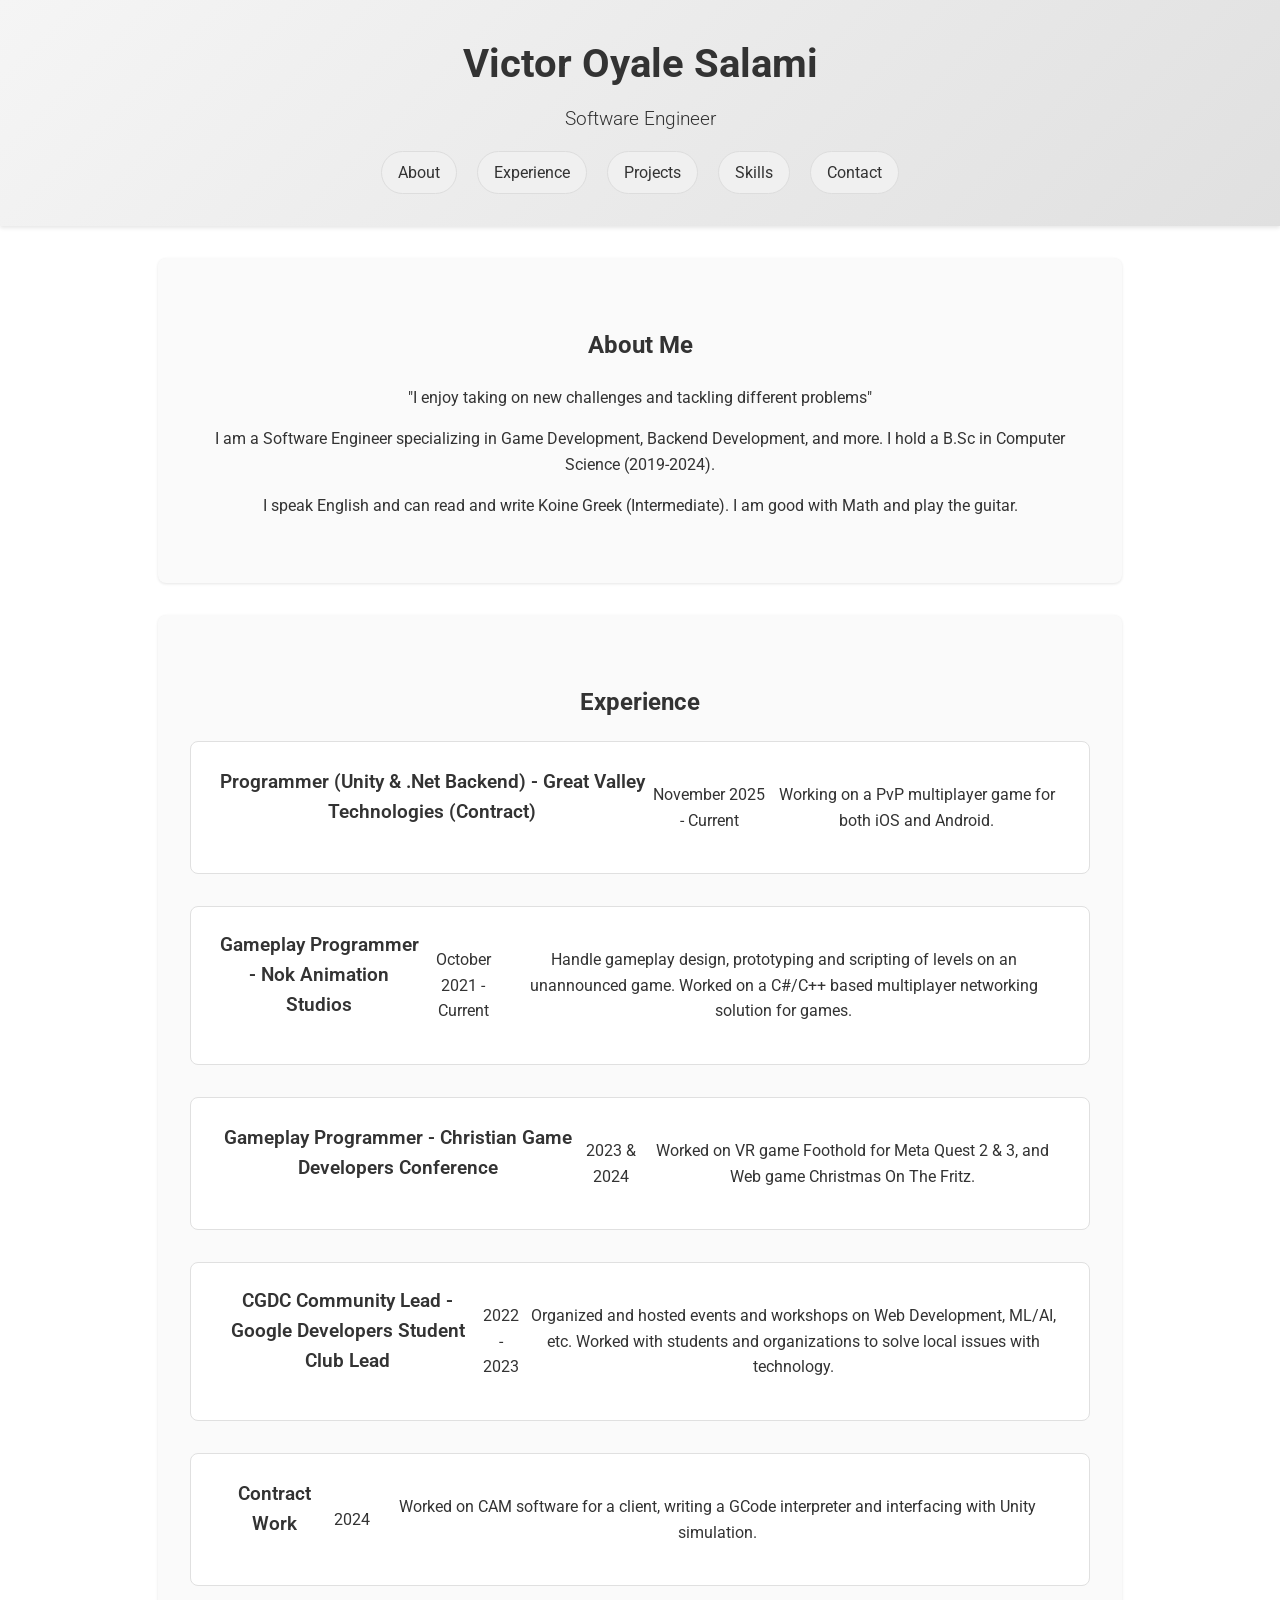
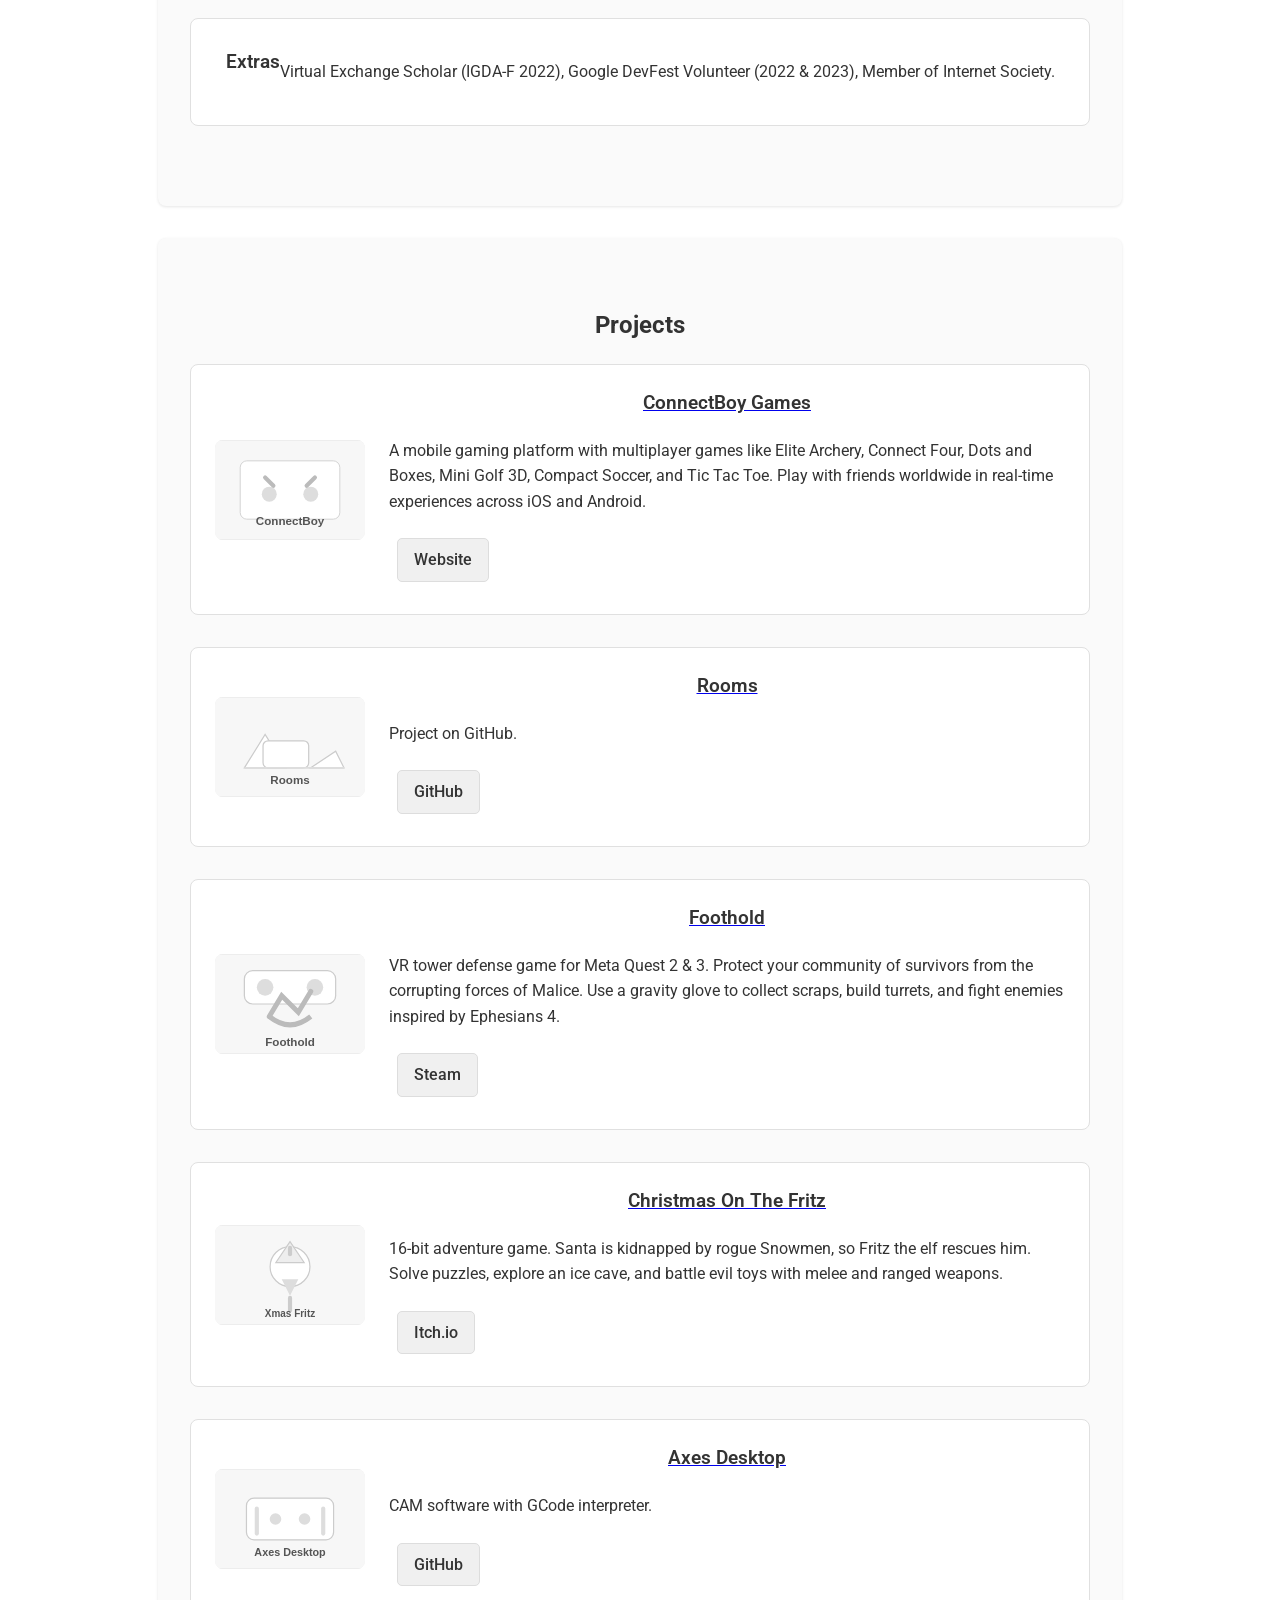
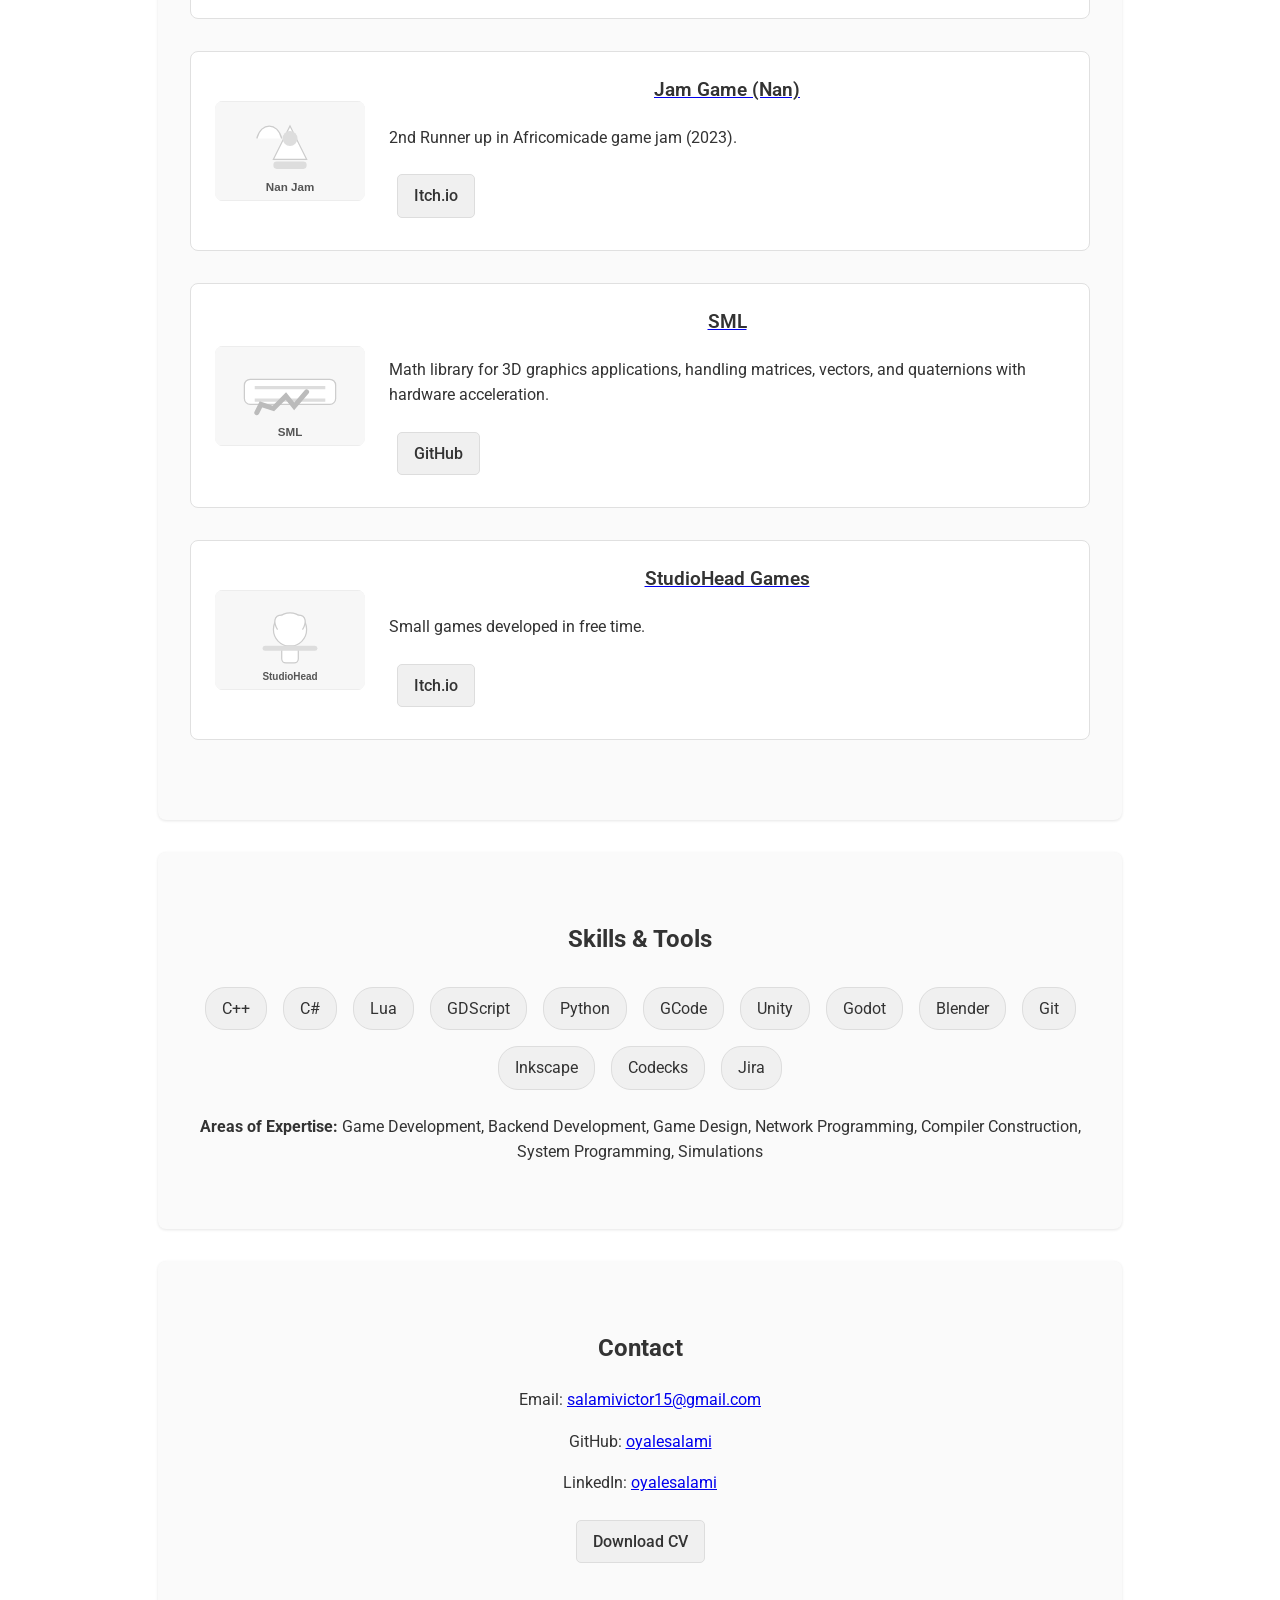
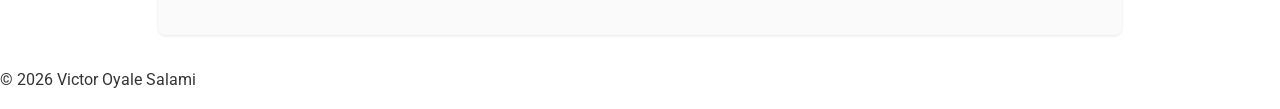
<file: public/index.html>
<!DOCTYPE html>
<html lang="en">
<head>
    <meta charset="UTF-8">
    <meta name="viewport" content="width=device-width, initial-scale=1.0">
    <title>Victor Oyale Salami - Portfolio</title>
    <link rel="stylesheet" href="style.css">
    <link href="https://fonts.googleapis.com/css2?family=Roboto:wght@300;400;700&display=swap" rel="stylesheet">
</head>
<body>
    <header>
        <h1>Victor Oyale Salami</h1>
        <p>Software Engineer</p>
        <nav>
            <a href="#about" class="nav-btn">About</a>
            <a href="#experience" class="nav-btn">Experience</a>
            <a href="#projects" class="nav-btn">Projects</a>
            <a href="#skills" class="nav-btn">Skills</a>
            <a href="#contact" class="nav-btn">Contact</a>
        </nav>
    </header>

    <section id="about">
        <h2>About Me</h2>
        <p>"I enjoy taking on new challenges and tackling different problems"</p>
        <p>I am a Software Engineer specializing in Game Development, Backend Development, and more. I hold a B.Sc in Computer Science (2019-2024).</p>
        <p>I speak English and can read and write Koine Greek (Intermediate). I am good with Math and play the guitar.</p>
    </section>

    <section id="experience">
        <h2>Experience</h2>
        <div class="job">
            <h3>Programmer (Unity & .Net Backend) - Great Valley Technologies (Contract)</h3>
            <p>November 2025 - Current</p>
            <p>Working on a PvP multiplayer game for both iOS and Android.</p>
        </div>
        <div class="job">
            <h3>Gameplay Programmer - Nok Animation Studios</h3>
            <p>October 2021 - Current</p>
            <p>Handle gameplay design, prototyping and scripting of levels on an unannounced game. Worked on a C#/C++ based multiplayer networking solution for games.</p>
        </div>
        <div class="job">
            <h3>Gameplay Programmer - Christian Game Developers Conference</h3>
            <p>2023 & 2024</p>
            <p>Worked on VR game Foothold for Meta Quest 2 & 3, and Web game Christmas On The Fritz.</p>
        </div>
        <div class="job">
            <h3>CGDC Community Lead - Google Developers Student Club Lead</h3>
            <p>2022 - 2023</p>
            <p>Organized and hosted events and workshops on Web Development, ML/AI, etc. Worked with students and organizations to solve local issues with technology.</p>
        </div>
        <div class="job">
            <h3>Contract Work</h3>
            <p>2024</p>
            <p>Worked on CAM software for a client, writing a GCode interpreter and interfacing with Unity simulation.</p>
        </div>
        <div class="job">
            <h3>Extras</h3>
            <p>Virtual Exchange Scholar (IGDA-F 2022), Google DevFest Volunteer (2022 & 2023), Member of Internet Society.</p>
        </div>
    </section>

    <section id="projects">
        <h2>Projects</h2>
        <div class="project">
            <div class="project-img"><img src="images/connectboy.svg" alt="ConnectBoy Games thumbnail"></div>
            <div class="project-content">
                <a href="connectboy.html"><h3>ConnectBoy Games</h3></a>
                <p>A mobile gaming platform with multiplayer games like Elite Archery, Connect Four, Dots and Boxes, Mini Golf 3D, Compact Soccer, and Tic Tac Toe. Play with friends worldwide in real-time experiences across iOS and Android.</p>
                <a href="https://connectboy-games.web.app/" class="btn">Website</a>
            </div>
        </div>
        <div class="project">
            <div class="project-img"><img src="images/rooms.svg" alt="Rooms project thumbnail"></div>
            <div class="project-content">
                <a href="rooms.html"><h3>Rooms</h3></a>
                <p>Project on GitHub.</p>
                <a href="https://github.com/OyaleSalami/Rooms" class="btn">GitHub</a>
            </div>
        </div>
        <div class="project">
            <div class="project-img"><img src="images/foothold.svg" alt="Foothold game thumbnail"></div>
            <div class="project-content">
                <a href="foothold.html"><h3>Foothold</h3></a>
                <p>VR tower defense game for Meta Quest 2 & 3. Protect your community of survivors from the corrupting forces of Malice. Use a gravity glove to collect scraps, build turrets, and fight enemies inspired by Ephesians 4.</p>
                <a href="https://store.steampowered.com/app/2715290/Foothold/" class="btn">Steam</a>
            </div>
        </div>
        <div class="project">
            <div class="project-img"><img src="images/christmas-on-the-fritz.svg" alt="Christmas On The Fritz thumbnail"></div>
            <div class="project-content">
                <a href="christmas-on-the-fritz.html"><h3>Christmas On The Fritz</h3></a>
                <p>16-bit adventure game. Santa is kidnapped by rogue Snowmen, so Fritz the elf rescues him. Solve puzzles, explore an ice cave, and battle evil toys with melee and ranged weapons.</p>
                <a href="https://cgdc-community-game.itch.io/christmas-on-the-fritz" class="btn">Itch.io</a>
            </div>
        </div>
        <div class="project">
            <div class="project-img"><img src="images/axes-desktop.svg" alt="Axes Desktop thumbnail"></div>
            <div class="project-content">
                <a href="axes-desktop.html"><h3>Axes Desktop</h3></a>
                <p>CAM software with GCode interpreter.</p>
                <a href="https://github.com/OyaleSalami/Axes-Desktop" class="btn">GitHub</a>
            </div>
        </div>
        <div class="project">
            <div class="project-img"><img src="images/jam-game.svg" alt="Jam Game (Nan) thumbnail"></div>
            <div class="project-content">
                <a href="jam-game.html"><h3>Jam Game (Nan)</h3></a>
                <p>2nd Runner up in Africomicade game jam (2023).</p>
                <a href="https://oyalesalami.itch.io/nan" class="btn">Itch.io</a>
            </div>
        </div>
        <div class="project">
            <div class="project-img"><img src="images/sml.svg" alt="SML library thumbnail"></div>
            <div class="project-content">
                <a href="sml.html"><h3>SML</h3></a>
                <p>Math library for 3D graphics applications, handling matrices, vectors, and quaternions with hardware acceleration.</p>
                <a href="https://github.com/OyaleSalami/SML" class="btn">GitHub</a>
            </div>
        </div>
        <div class="project">
            <div class="project-img"><img src="images/studiohead-games.svg" alt="StudioHead Games thumbnail"></div>
            <div class="project-content">
                <a href="studiohead-games.html"><h3>StudioHead Games</h3></a>
                <p>Small games developed in free time.</p>
                <a href="https://oyalesalami.itch.io/" class="btn">Itch.io</a>
            </div>
        </div>
    </section>

    <section id="skills">
        <h2>Skills & Tools</h2>
        <ul>
            <li>C++</li>
            <li>C#</li>
            <li>Lua</li>
            <li>GDScript</li>
            <li>Python</li>
            <li>GCode</li>
            <li>Unity</li>
            <li>Godot</li>
            <li>Blender</li>
            <li>Git</li>
            <li>Inkscape</li>
            <li>Codecks</li>
            <li>Jira</li>
        </ul>
        <p><strong>Areas of Expertise:</strong> Game Development, Backend Development, Game Design, Network Programming, Compiler Construction, System Programming, Simulations</p>
    </section>

    <section id="contact">
        <h2>Contact</h2>
        <p>Email: <a href="mailto:salamivictor15@gmail.com">salamivictor15@gmail.com</a></p>
        <p>GitHub: <a href="https://github.com/oyalesalami">oyalesalami</a></p>
        <p>LinkedIn: <a href="https://linkedin.com/in/oyalesalami">oyalesalami</a></p>
        <p><a href="CV March 2026.pdf" class="btn" download>Download CV</a></p>
    </section>

    <footer>
        <p>&copy; 2026 Victor Oyale Salami</p>
    </footer>
</body>
</html>
</file>
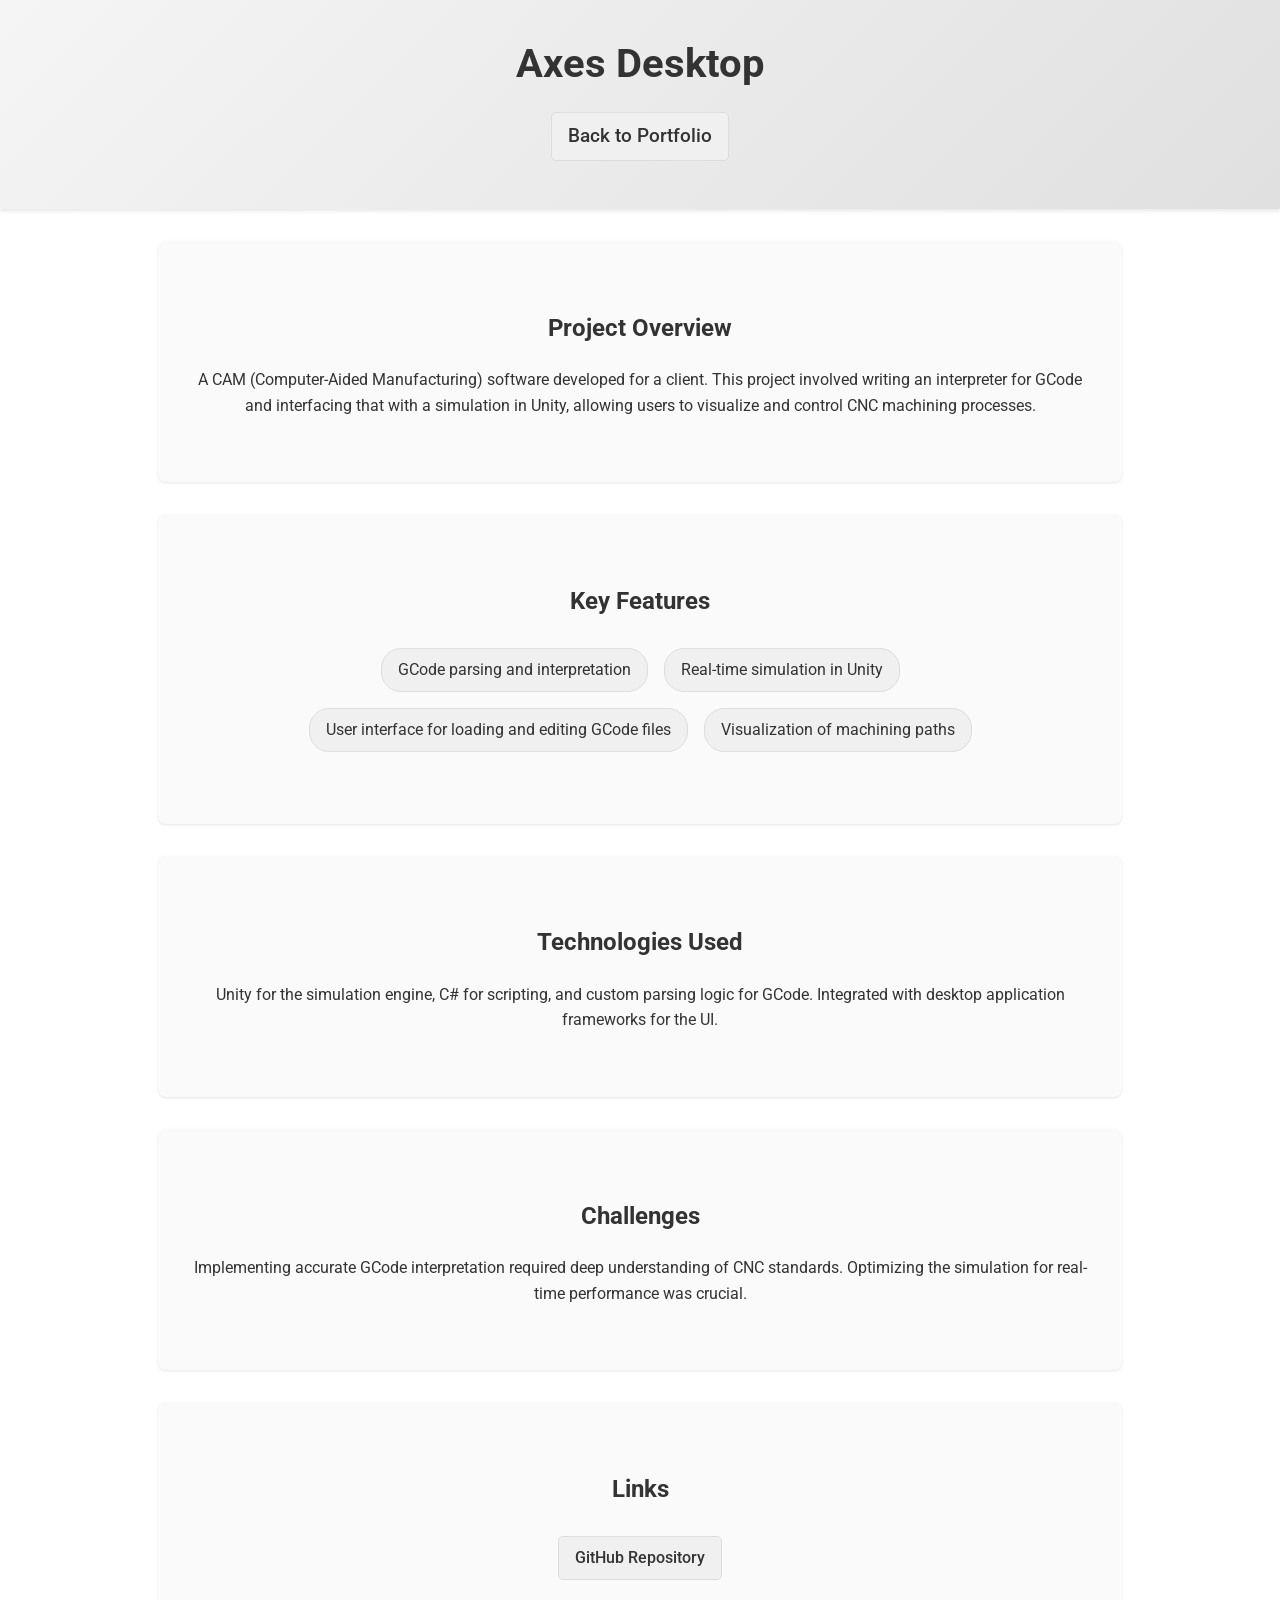
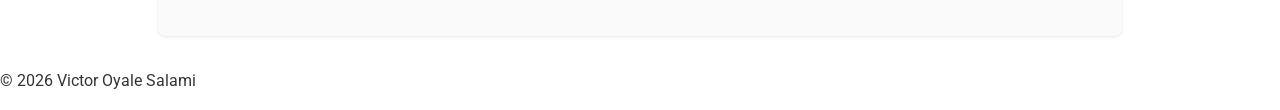
<file: public/axes-desktop.html>
<!DOCTYPE html>
<html lang="en">
<head>
    <meta charset="UTF-8">
    <meta name="viewport" content="width=device-width, initial-scale=1.0">
    <title>Axes Desktop - Victor Oyale Salami</title>
    <link rel="stylesheet" href="style.css">
    <link href="https://fonts.googleapis.com/css2?family=Roboto:wght@300;400;700&display=swap" rel="stylesheet">
</head>
<body>
    <header>
        <h1>Axes Desktop</h1>
        <p><a href="index.html" class="btn">Back to Portfolio</a></p>
    </header>

    <section>
        <h2>Project Overview</h2>
        <p>A CAM (Computer-Aided Manufacturing) software developed for a client. This project involved writing an interpreter for GCode and interfacing that with a simulation in Unity, allowing users to visualize and control CNC machining processes.</p>
    </section>

    <section>
        <h2>Key Features</h2>
        <ul>
            <li>GCode parsing and interpretation</li>
            <li>Real-time simulation in Unity</li>
            <li>User interface for loading and editing GCode files</li>
            <li>Visualization of machining paths</li>
        </ul>
    </section>

    <section>
        <h2>Technologies Used</h2>
        <p>Unity for the simulation engine, C# for scripting, and custom parsing logic for GCode. Integrated with desktop application frameworks for the UI.</p>
        <!-- Add more details here -->
    </section>

    <section>
        <h2>Challenges</h2>
        <p>Implementing accurate GCode interpretation required deep understanding of CNC standards. Optimizing the simulation for real-time performance was crucial.</p>
        <!-- Add more details here -->
    </section>

    <section>
        <h2>Links</h2>
        <a href="https://github.com/OyaleSalami/Axes-Desktop" class="btn">GitHub Repository</a>
    </section>

    <footer>
        <p>&copy; 2026 Victor Oyale Salami</p>
    </footer>
</body>
</html>
</file>
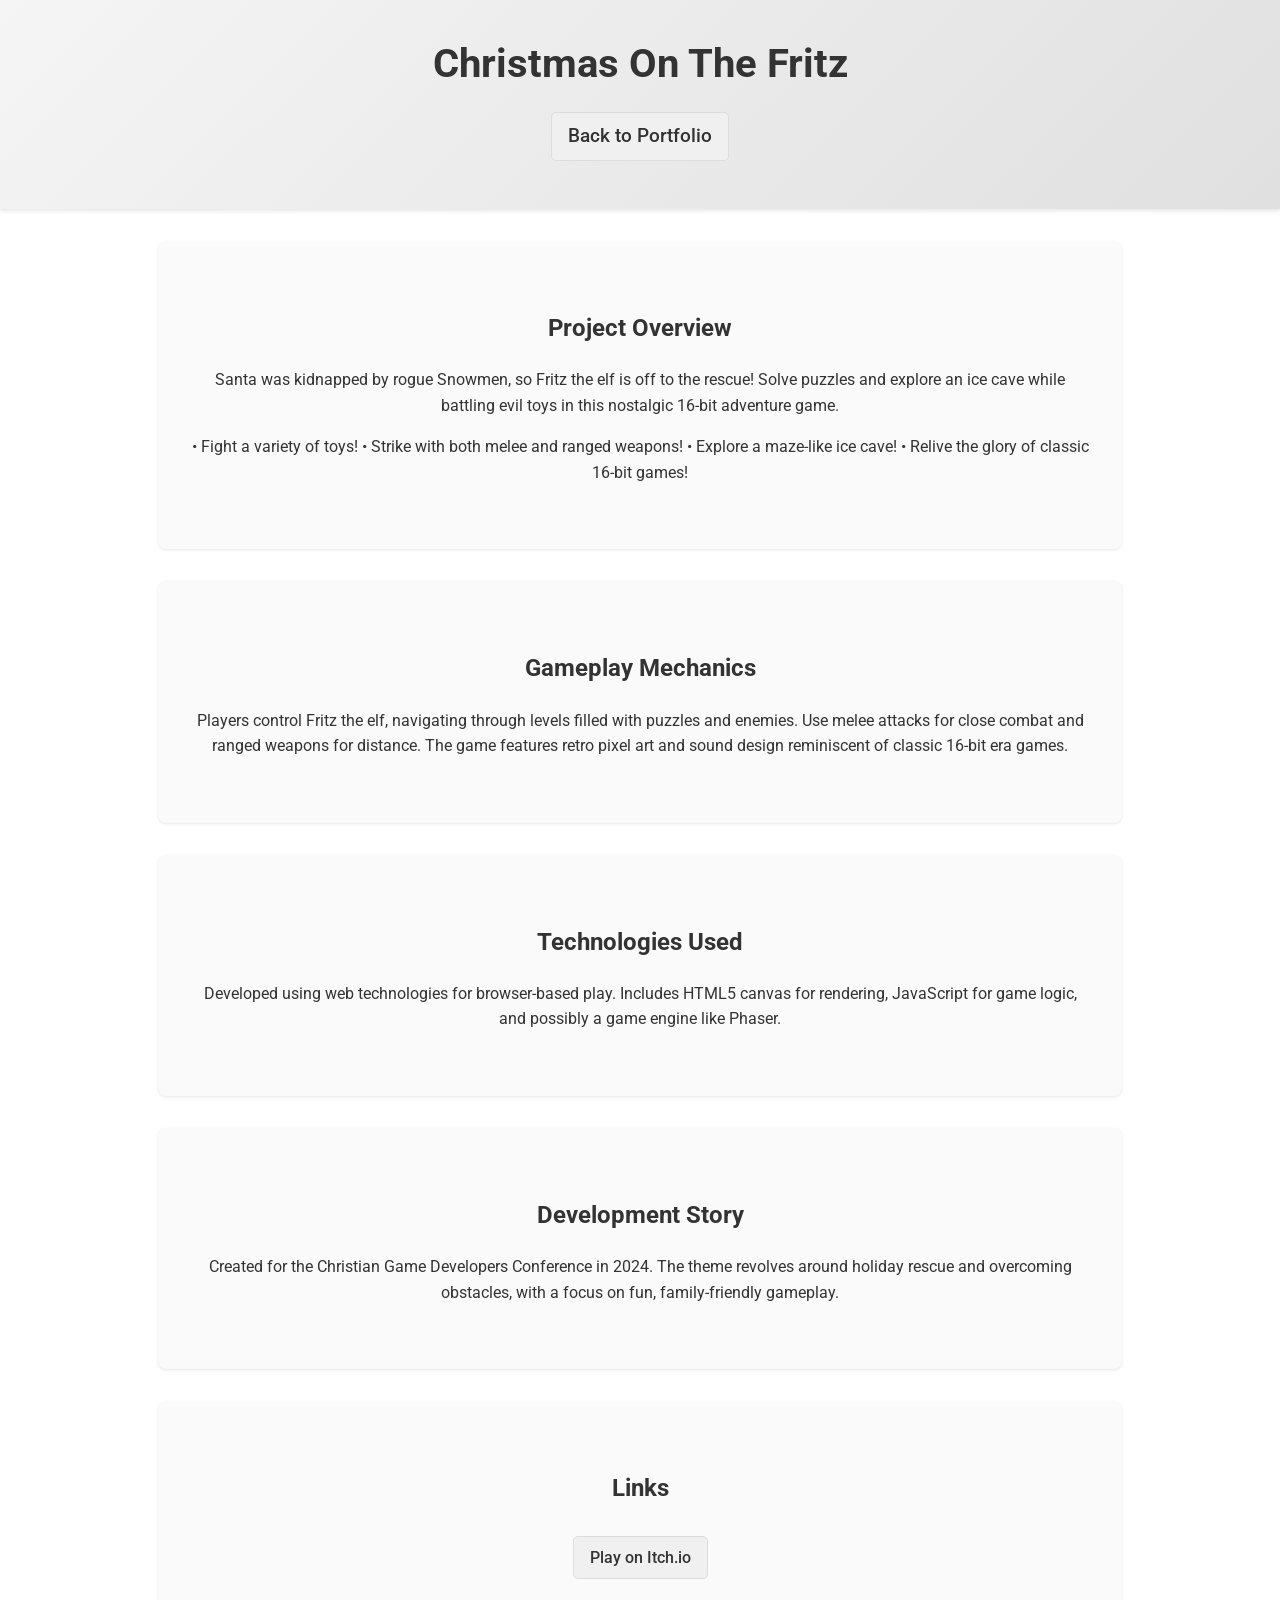
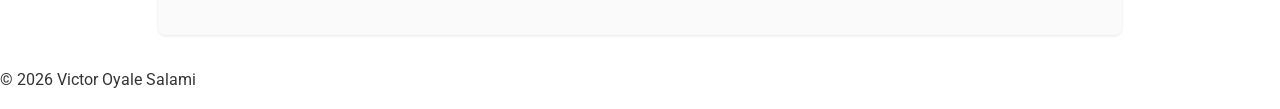
<file: public/christmas-on-the-fritz.html>
<!DOCTYPE html>
<html lang="en">
<head>
    <meta charset="UTF-8">
    <meta name="viewport" content="width=device-width, initial-scale=1.0">
    <title>Christmas On The Fritz - Victor Oyale Salami</title>
    <link rel="stylesheet" href="style.css">
    <link href="https://fonts.googleapis.com/css2?family=Roboto:wght@300;400;700&display=swap" rel="stylesheet">
</head>
<body>
    <header>
        <h1>Christmas On The Fritz</h1>
        <p><a href="index.html" class="btn">Back to Portfolio</a></p>
    </header>

    <section>
        <h2>Project Overview</h2>
        <p>Santa was kidnapped by rogue Snowmen, so Fritz the elf is off to the rescue! Solve puzzles and explore an ice cave while battling evil toys in this nostalgic 16-bit adventure game.</p>
        <p>• Fight a variety of toys! • Strike with both melee and ranged weapons! • Explore a maze-like ice cave! • Relive the glory of classic 16-bit games!</p>
    </section>

    <section>
        <h2>Gameplay Mechanics</h2>
        <p>Players control Fritz the elf, navigating through levels filled with puzzles and enemies. Use melee attacks for close combat and ranged weapons for distance. The game features retro pixel art and sound design reminiscent of classic 16-bit era games.</p>
        <!-- Add more details here -->
    </section>

    <section>
        <h2>Technologies Used</h2>
        <p>Developed using web technologies for browser-based play. Includes HTML5 canvas for rendering, JavaScript for game logic, and possibly a game engine like Phaser.</p>
        <!-- Add more details here -->
    </section>

    <section>
        <h2>Development Story</h2>
        <p>Created for the Christian Game Developers Conference in 2024. The theme revolves around holiday rescue and overcoming obstacles, with a focus on fun, family-friendly gameplay.</p>
        <!-- Add more details here -->
    </section>

    <section>
        <h2>Links</h2>
        <a href="https://cgdc-community-game.itch.io/christmas-on-the-fritz" class="btn">Play on Itch.io</a>
    </section>

    <footer>
        <p>&copy; 2026 Victor Oyale Salami</p>
    </footer>
</body>
</html>
</file>
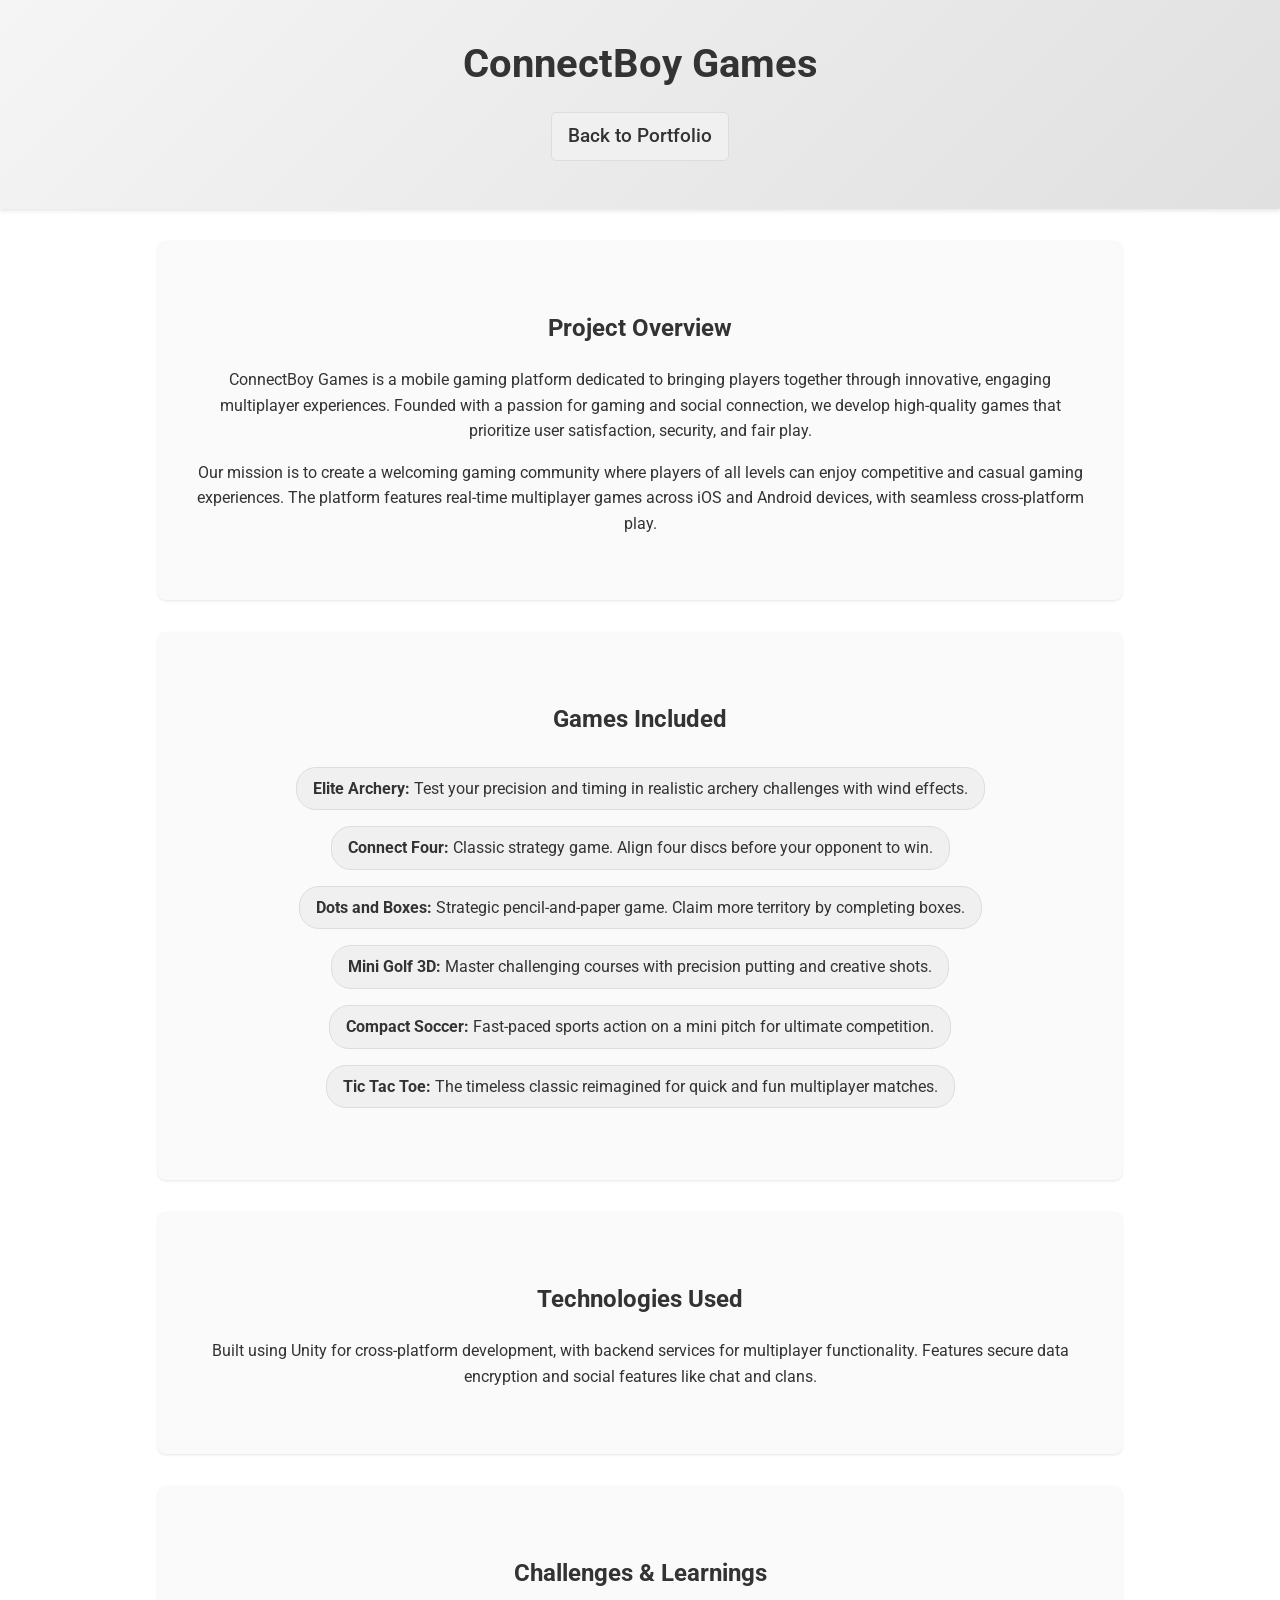
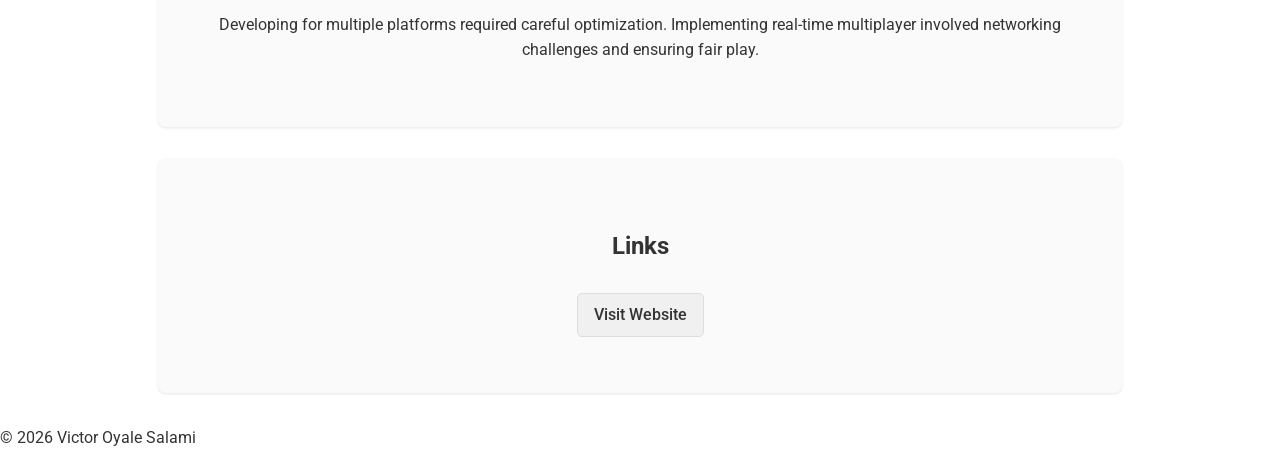
<file: public/connectboy.html>
<!DOCTYPE html>
<html lang="en">
<head>
    <meta charset="UTF-8">
    <meta name="viewport" content="width=device-width, initial-scale=1.0">
    <title>ConnectBoy Games - Victor Oyale Salami</title>
    <link rel="stylesheet" href="style.css">
    <link href="https://fonts.googleapis.com/css2?family=Roboto:wght@300;400;700&display=swap" rel="stylesheet">
</head>
<body>
    <header>
        <h1>ConnectBoy Games</h1>
        <p><a href="index.html" class="btn">Back to Portfolio</a></p>
    </header>

    <section>
        <h2>Project Overview</h2>
        <p>ConnectBoy Games is a mobile gaming platform dedicated to bringing players together through innovative, engaging multiplayer experiences. Founded with a passion for gaming and social connection, we develop high-quality games that prioritize user satisfaction, security, and fair play.</p>
        <p>Our mission is to create a welcoming gaming community where players of all levels can enjoy competitive and casual gaming experiences. The platform features real-time multiplayer games across iOS and Android devices, with seamless cross-platform play.</p>
    </section>

    <section>
        <h2>Games Included</h2>
        <ul>
            <li><strong>Elite Archery:</strong> Test your precision and timing in realistic archery challenges with wind effects.</li>
            <li><strong>Connect Four:</strong> Classic strategy game. Align four discs before your opponent to win.</li>
            <li><strong>Dots and Boxes:</strong> Strategic pencil-and-paper game. Claim more territory by completing boxes.</li>
            <li><strong>Mini Golf 3D:</strong> Master challenging courses with precision putting and creative shots.</li>
            <li><strong>Compact Soccer:</strong> Fast-paced sports action on a mini pitch for ultimate competition.</li>
            <li><strong>Tic Tac Toe:</strong> The timeless classic reimagined for quick and fun multiplayer matches.</li>
        </ul>
    </section>

    <section>
        <h2>Technologies Used</h2>
        <p>Built using Unity for cross-platform development, with backend services for multiplayer functionality. Features secure data encryption and social features like chat and clans.</p>
        <!-- Add more details here -->
    </section>

    <section>
        <h2>Challenges & Learnings</h2>
        <p>Developing for multiple platforms required careful optimization. Implementing real-time multiplayer involved networking challenges and ensuring fair play.</p>
        <!-- Add more details here -->
    </section>

    <section>
        <h2>Links</h2>
        <a href="https://connectboy-games.web.app/" class="btn">Visit Website</a>
    </section>

    <footer>
        <p>&copy; 2026 Victor Oyale Salami</p>
    </footer>
</body>
</html>
</file>
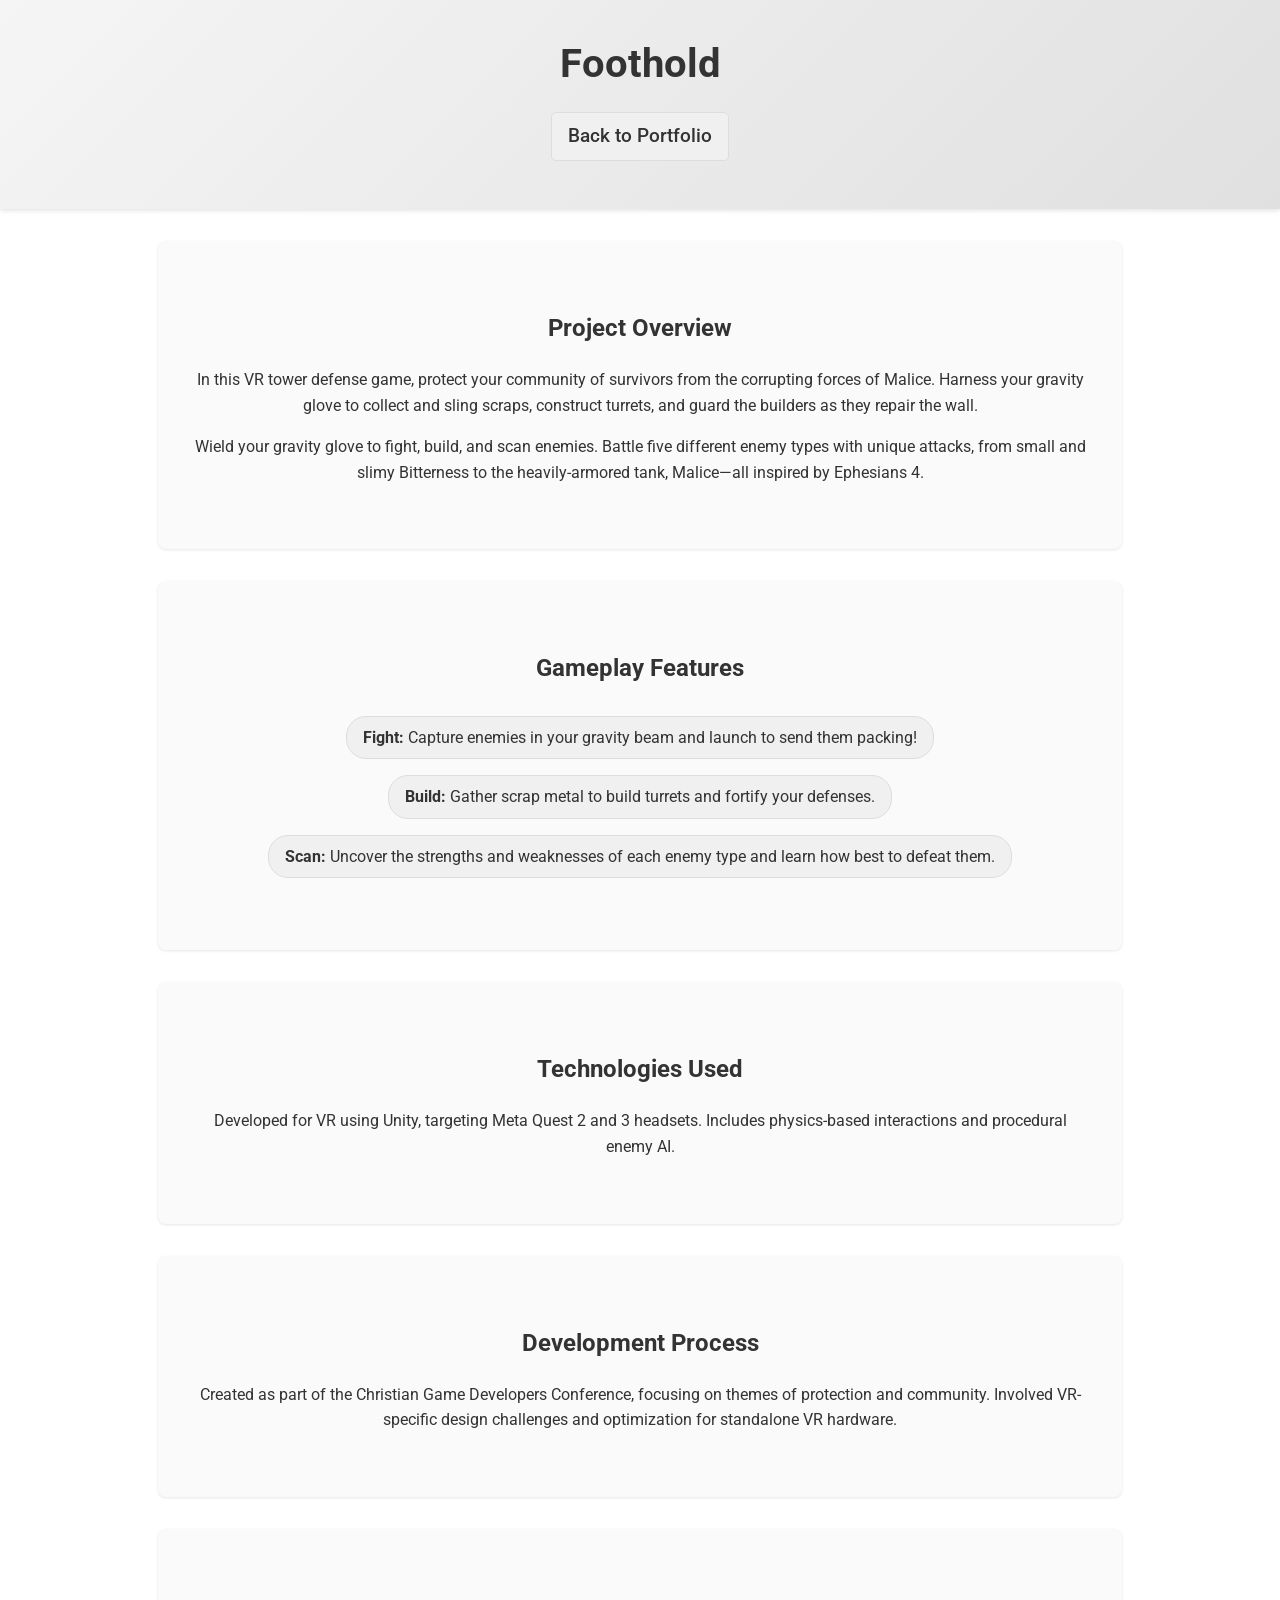
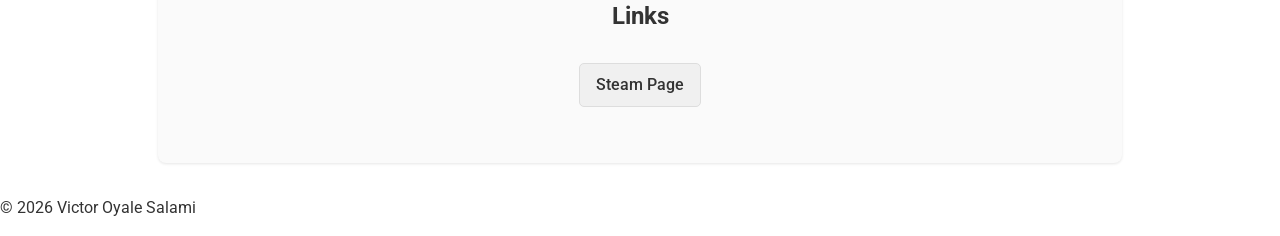
<file: public/foothold.html>
<!DOCTYPE html>
<html lang="en">
<head>
    <meta charset="UTF-8">
    <meta name="viewport" content="width=device-width, initial-scale=1.0">
    <title>Foothold - Victor Oyale Salami</title>
    <link rel="stylesheet" href="style.css">
    <link href="https://fonts.googleapis.com/css2?family=Roboto:wght@300;400;700&display=swap" rel="stylesheet">
</head>
<body>
    <header>
        <h1>Foothold</h1>
        <p><a href="index.html" class="btn">Back to Portfolio</a></p>
    </header>

    <section>
        <h2>Project Overview</h2>
        <p>In this VR tower defense game, protect your community of survivors from the corrupting forces of Malice. Harness your gravity glove to collect and sling scraps, construct turrets, and guard the builders as they repair the wall.</p>
        <p>Wield your gravity glove to fight, build, and scan enemies. Battle five different enemy types with unique attacks, from small and slimy Bitterness to the heavily-armored tank, Malice—all inspired by Ephesians 4.</p>
    </section>

    <section>
        <h2>Gameplay Features</h2>
        <ul>
            <li><strong>Fight:</strong> Capture enemies in your gravity beam and launch to send them packing!</li>
            <li><strong>Build:</strong> Gather scrap metal to build turrets and fortify your defenses.</li>
            <li><strong>Scan:</strong> Uncover the strengths and weaknesses of each enemy type and learn how best to defeat them.</li>
        </ul>
    </section>

    <section>
        <h2>Technologies Used</h2>
        <p>Developed for VR using Unity, targeting Meta Quest 2 and 3 headsets. Includes physics-based interactions and procedural enemy AI.</p>
        <!-- Add more details here -->
    </section>

    <section>
        <h2>Development Process</h2>
        <p>Created as part of the Christian Game Developers Conference, focusing on themes of protection and community. Involved VR-specific design challenges and optimization for standalone VR hardware.</p>
        <!-- Add more details here -->
    </section>

    <section>
        <h2>Links</h2>
        <a href="https://store.steampowered.com/app/2715290/Foothold/" class="btn">Steam Page</a>
    </section>

    <footer>
        <p>&copy; 2026 Victor Oyale Salami</p>
    </footer>
</body>
</html>
</file>
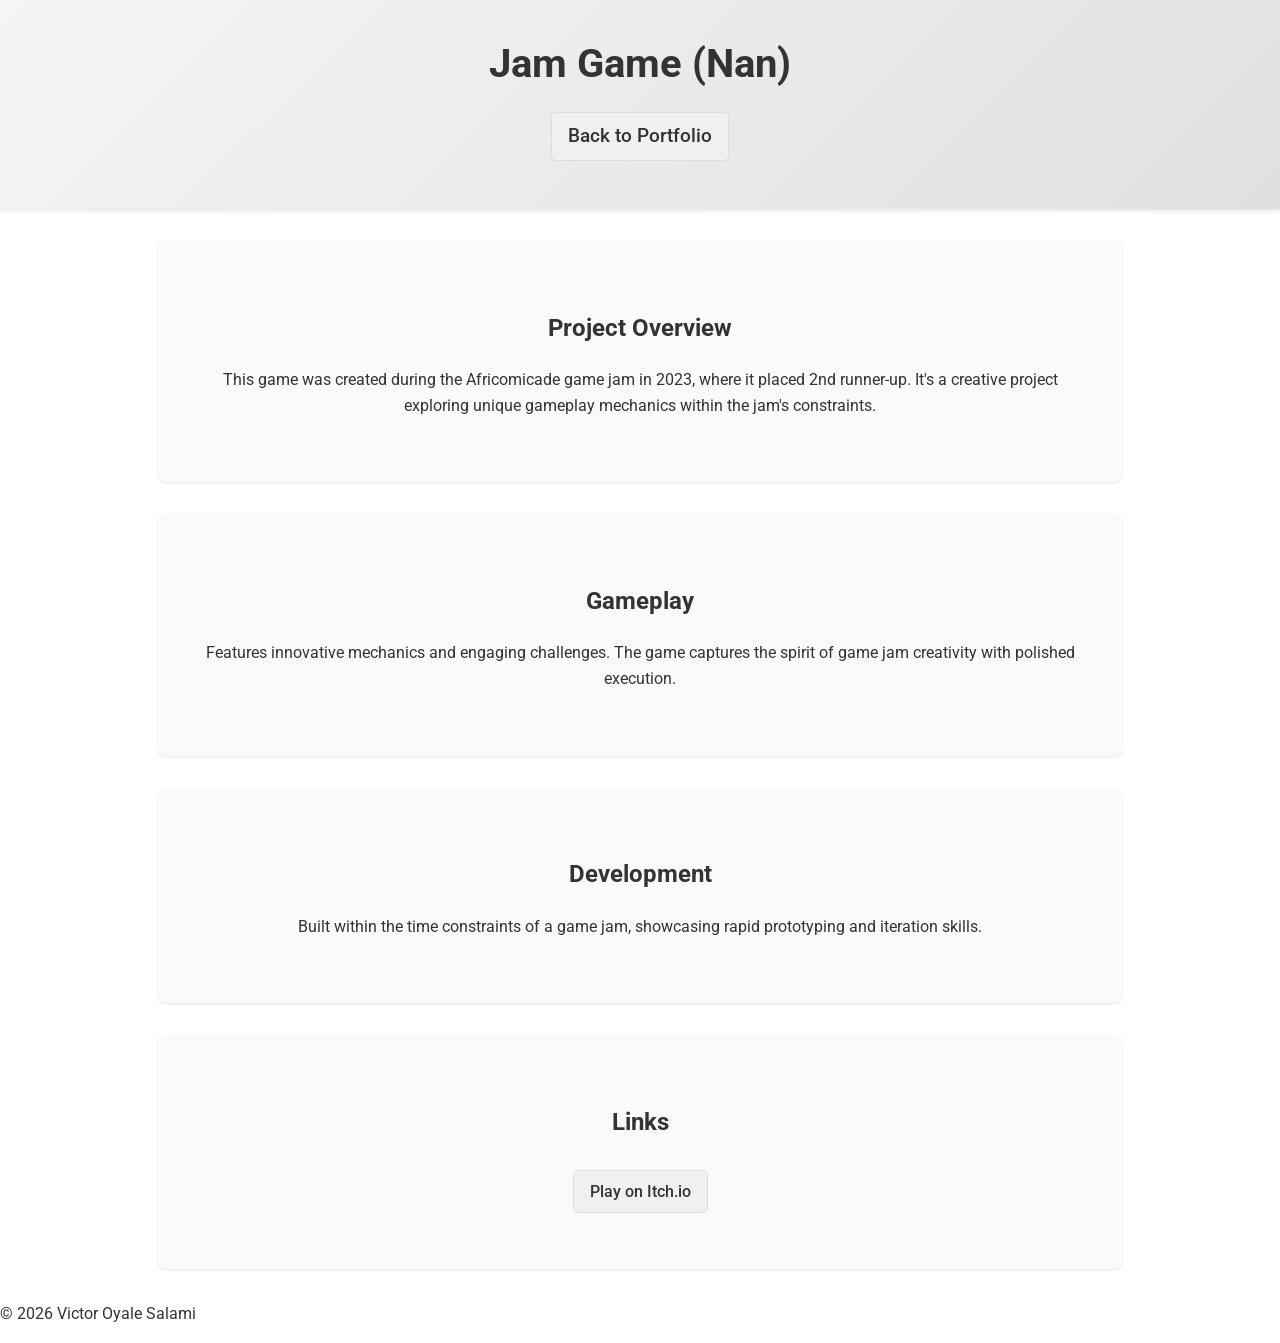
<file: public/jam-game.html>
<!DOCTYPE html>
<html lang="en">
<head>
    <meta charset="UTF-8">
    <meta name="viewport" content="width=device-width, initial-scale=1.0">
    <title>Jam Game (Nan) - Victor Oyale Salami</title>
    <link rel="stylesheet" href="style.css">
    <link href="https://fonts.googleapis.com/css2?family=Roboto:wght@300;400;700&display=swap" rel="stylesheet">
</head>
<body>
    <header>
        <h1>Jam Game (Nan)</h1>
        <p><a href="index.html" class="btn">Back to Portfolio</a></p>
    </header>

    <section>
        <h2>Project Overview</h2>
        <p>This game was created during the Africomicade game jam in 2023, where it placed 2nd runner-up. It's a creative project exploring unique gameplay mechanics within the jam's constraints.</p>
        <!-- Add more details here -->
    </section>

    <section>
        <h2>Gameplay</h2>
        <p>Features innovative mechanics and engaging challenges. The game captures the spirit of game jam creativity with polished execution.</p>
        <!-- Add more details here -->
    </section>

    <section>
        <h2>Development</h2>
        <p>Built within the time constraints of a game jam, showcasing rapid prototyping and iteration skills.</p>
        <!-- Add more details here -->
    </section>

    <section>
        <h2>Links</h2>
        <a href="https://oyalesalami.itch.io/nan" class="btn">Play on Itch.io</a>
    </section>

    <footer>
        <p>&copy; 2026 Victor Oyale Salami</p>
    </footer>
</body>
</html>
</file>
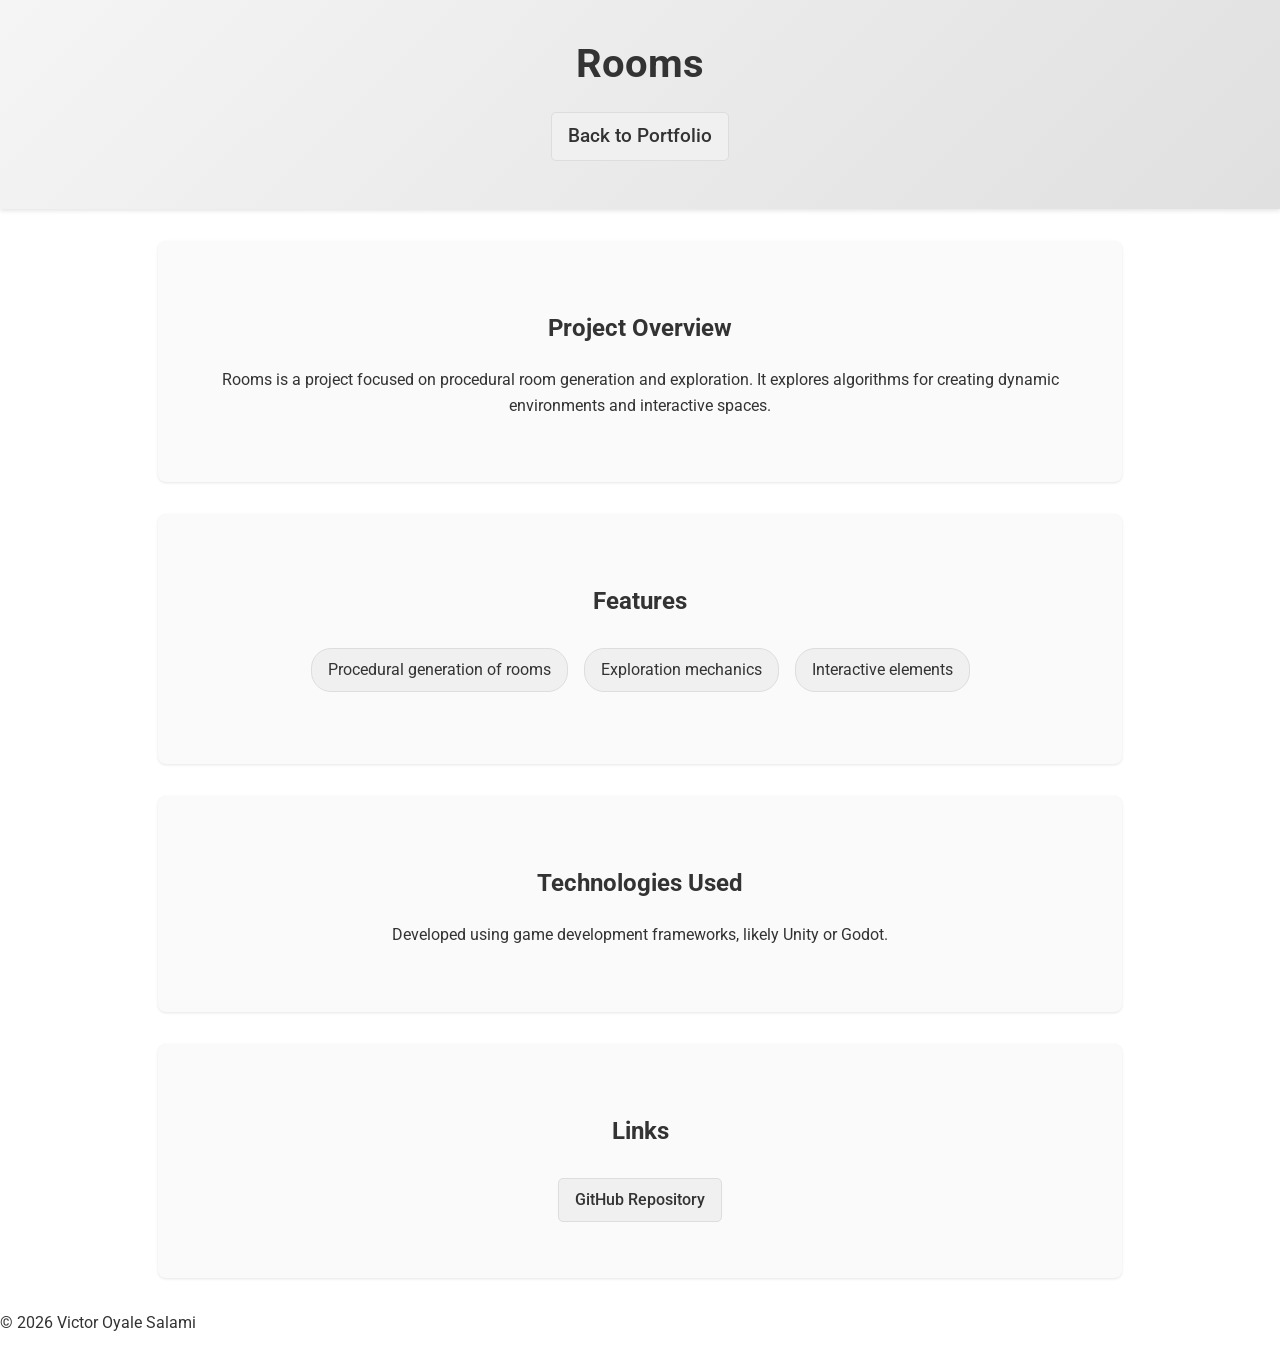
<file: public/rooms.html>
<!DOCTYPE html>
<html lang="en">
<head>
    <meta charset="UTF-8">
    <meta name="viewport" content="width=device-width, initial-scale=1.0">
    <title>Rooms - Victor Oyale Salami</title>
    <link rel="stylesheet" href="style.css">
    <link href="https://fonts.googleapis.com/css2?family=Roboto:wght@300;400;700&display=swap" rel="stylesheet">
</head>
<body>
    <header>
        <h1>Rooms</h1>
        <p><a href="index.html" class="btn">Back to Portfolio</a></p>
    </header>

    <section>
        <h2>Project Overview</h2>
        <p>Rooms is a project focused on procedural room generation and exploration. It explores algorithms for creating dynamic environments and interactive spaces.</p>
        <!-- Add more details here -->
    </section>

    <section>
        <h2>Features</h2>
        <ul>
            <li>Procedural generation of rooms</li>
            <li>Exploration mechanics</li>
            <li>Interactive elements</li>
        </ul>
        <!-- Add more details here -->
    </section>

    <section>
        <h2>Technologies Used</h2>
        <p>Developed using game development frameworks, likely Unity or Godot.</p>
        <!-- Add more details here -->
    </section>

    <section>
        <h2>Links</h2>
        <a href="https://github.com/OyaleSalami/Rooms" class="btn">GitHub Repository</a>
    </section>

    <footer>
        <p>&copy; 2026 Victor Oyale Salami</p>
    </footer>
</body>
</html>
</file>
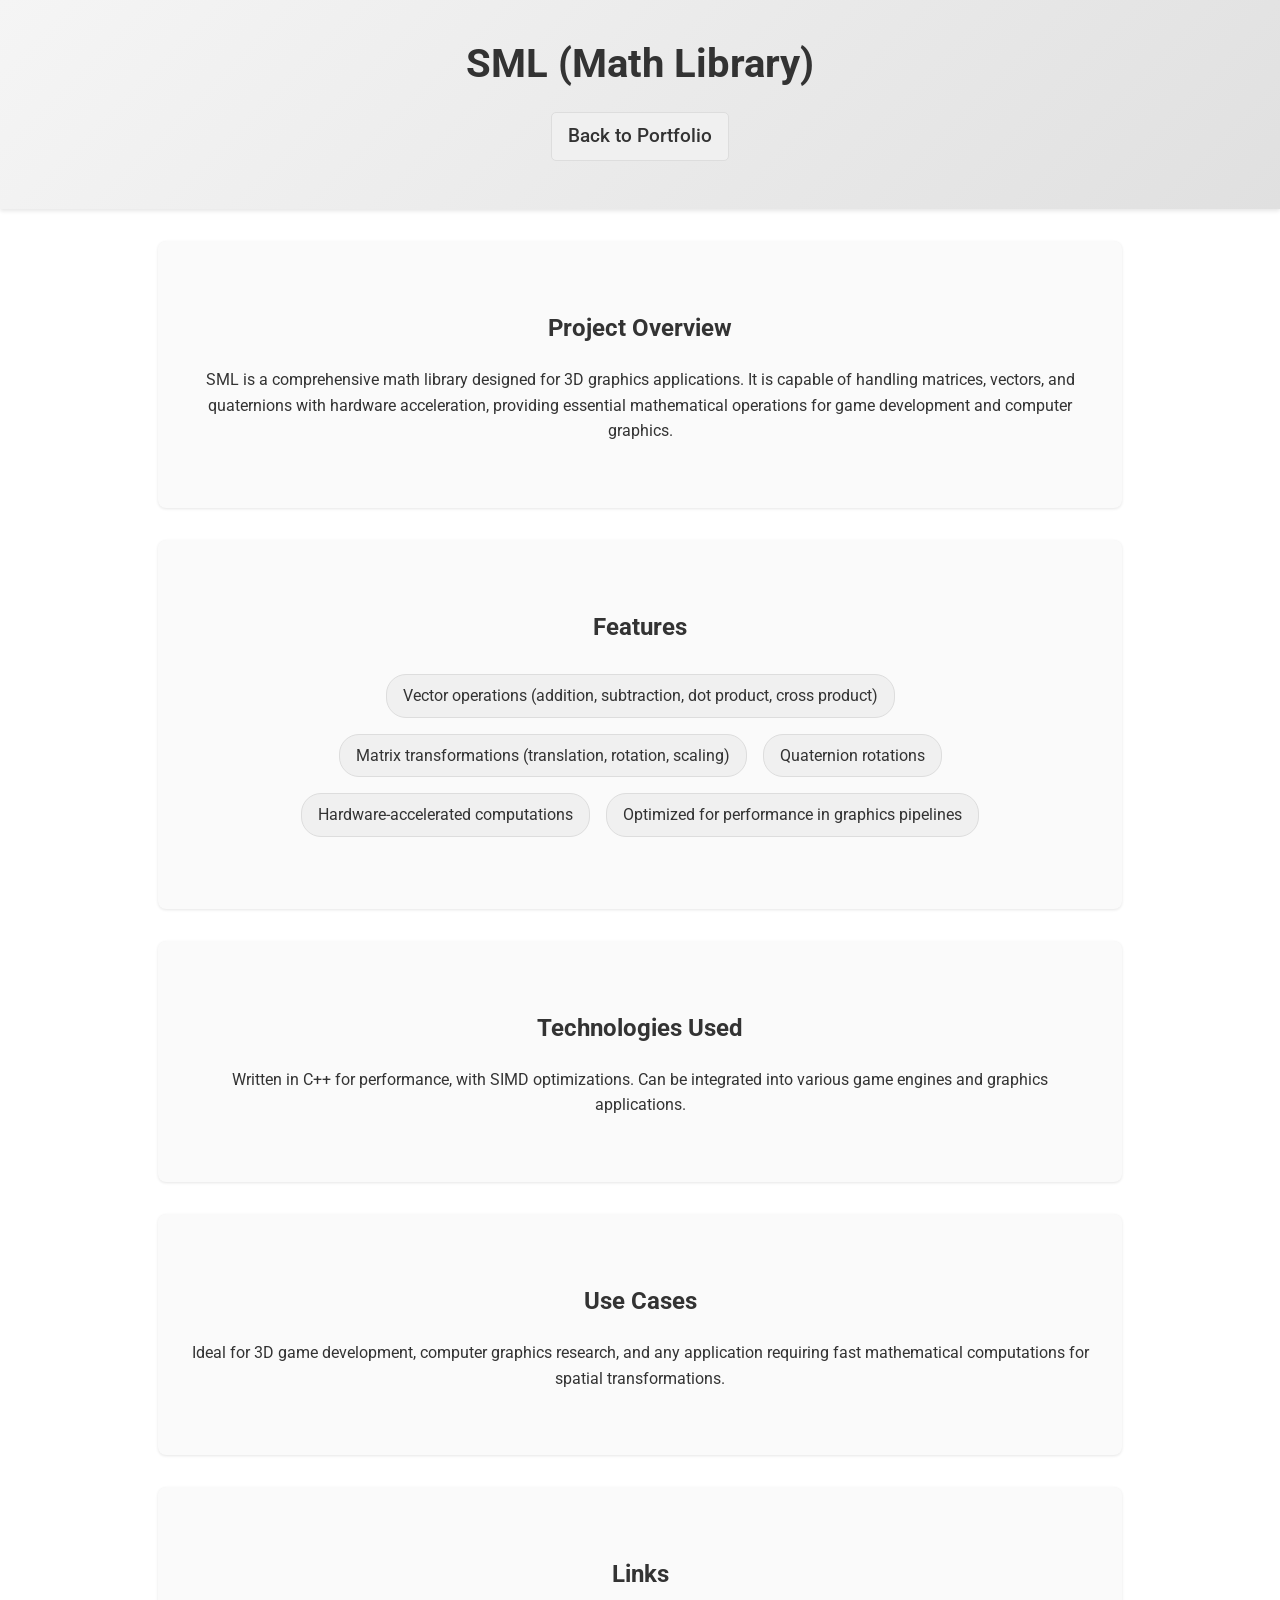
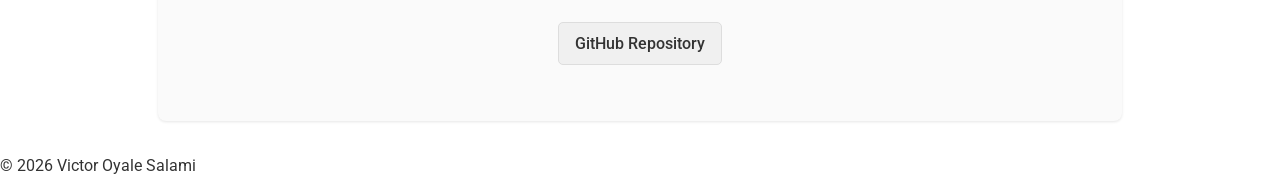
<file: public/sml.html>
<!DOCTYPE html>
<html lang="en">
<head>
    <meta charset="UTF-8">
    <meta name="viewport" content="width=device-width, initial-scale=1.0">
    <title>SML - Victor Oyale Salami</title>
    <link rel="stylesheet" href="style.css">
    <link href="https://fonts.googleapis.com/css2?family=Roboto:wght@300;400;700&display=swap" rel="stylesheet">
</head>
<body>
    <header>
        <h1>SML (Math Library)</h1>
        <p><a href="index.html" class="btn">Back to Portfolio</a></p>
    </header>

    <section>
        <h2>Project Overview</h2>
        <p>SML is a comprehensive math library designed for 3D graphics applications. It is capable of handling matrices, vectors, and quaternions with hardware acceleration, providing essential mathematical operations for game development and computer graphics.</p>
    </section>

    <section>
        <h2>Features</h2>
        <ul>
            <li>Vector operations (addition, subtraction, dot product, cross product)</li>
            <li>Matrix transformations (translation, rotation, scaling)</li>
            <li>Quaternion rotations</li>
            <li>Hardware-accelerated computations</li>
            <li>Optimized for performance in graphics pipelines</li>
        </ul>
    </section>

    <section>
        <h2>Technologies Used</h2>
        <p>Written in C++ for performance, with SIMD optimizations. Can be integrated into various game engines and graphics applications.</p>
        <!-- Add more details here -->
    </section>

    <section>
        <h2>Use Cases</h2>
        <p>Ideal for 3D game development, computer graphics research, and any application requiring fast mathematical computations for spatial transformations.</p>
        <!-- Add more details here -->
    </section>

    <section>
        <h2>Links</h2>
        <a href="https://github.com/OyaleSalami/SML" class="btn">GitHub Repository</a>
    </section>

    <footer>
        <p>&copy; 2026 Victor Oyale Salami</p>
    </footer>
</body>
</html>
</file>
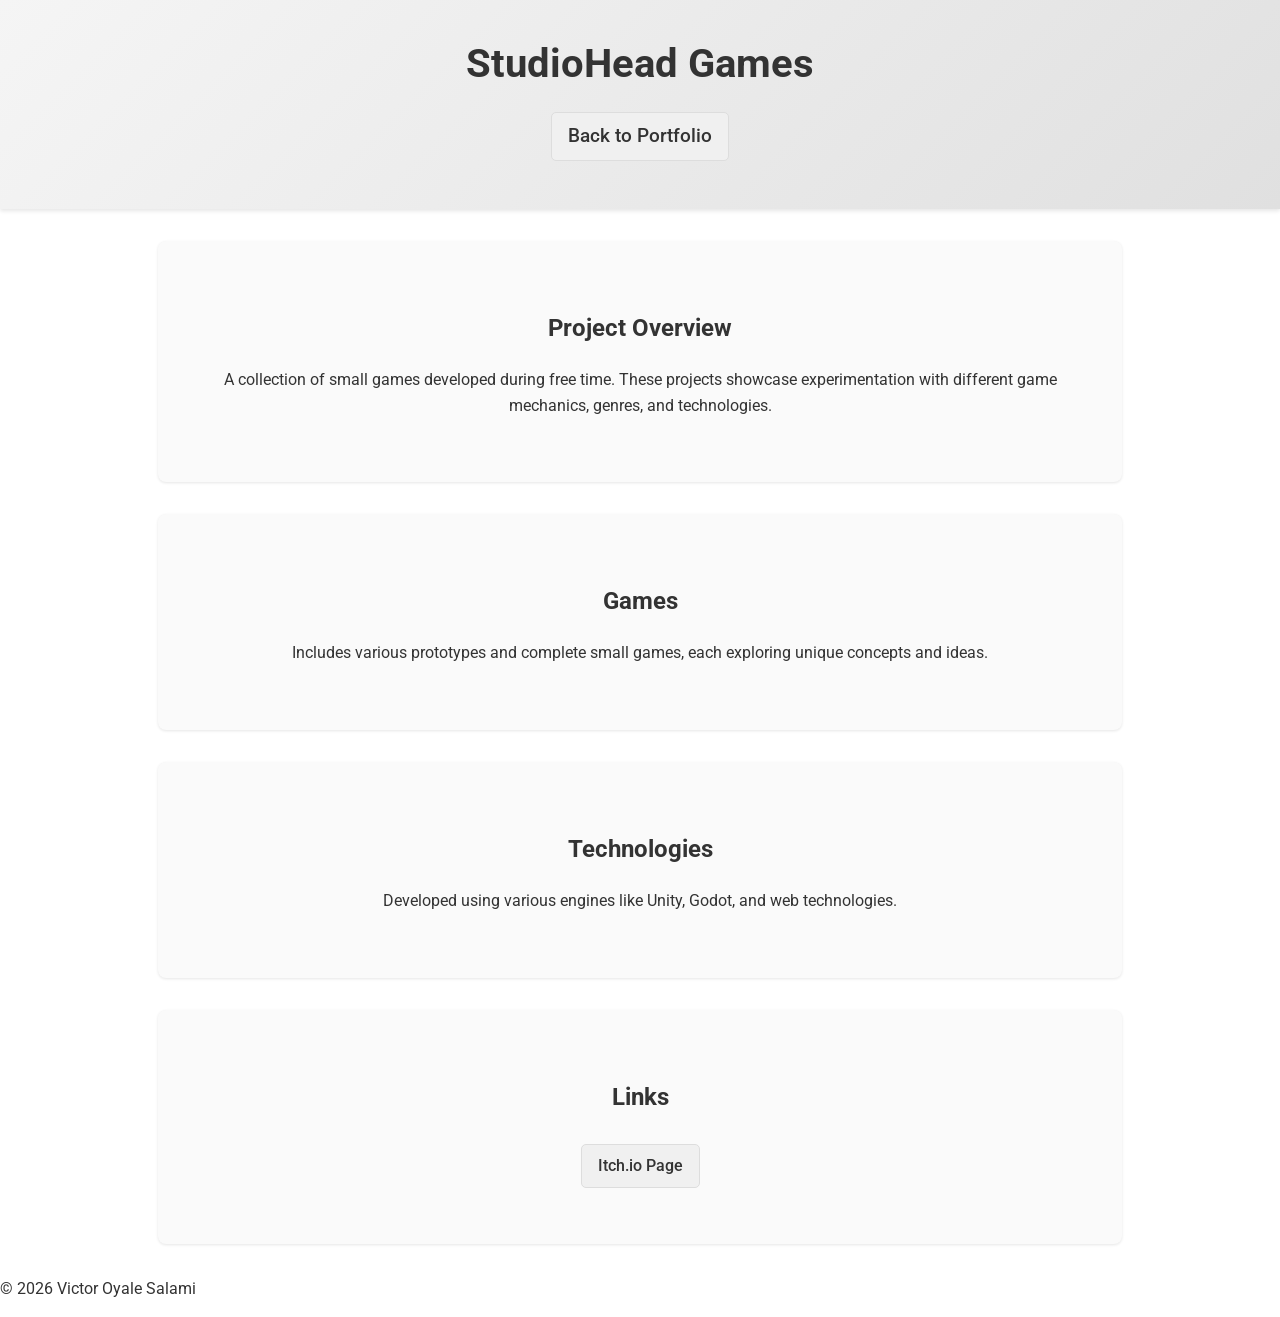
<file: public/studiohead-games.html>
<!DOCTYPE html>
<html lang="en">
<head>
    <meta charset="UTF-8">
    <meta name="viewport" content="width=device-width, initial-scale=1.0">
    <title>StudioHead Games - Victor Oyale Salami</title>
    <link rel="stylesheet" href="style.css">
    <link href="https://fonts.googleapis.com/css2?family=Roboto:wght@300;400;700&display=swap" rel="stylesheet">
</head>
<body>
    <header>
        <h1>StudioHead Games</h1>
        <p><a href="index.html" class="btn">Back to Portfolio</a></p>
    </header>

    <section>
        <h2>Project Overview</h2>
        <p>A collection of small games developed during free time. These projects showcase experimentation with different game mechanics, genres, and technologies.</p>
        <!-- Add more details here -->
    </section>

    <section>
        <h2>Games</h2>
        <p>Includes various prototypes and complete small games, each exploring unique concepts and ideas.</p>
        <!-- Add more details here -->
    </section>

    <section>
        <h2>Technologies</h2>
        <p>Developed using various engines like Unity, Godot, and web technologies.</p>
        <!-- Add more details here -->
    </section>

    <section>
        <h2>Links</h2>
        <a href="https://oyalesalami.itch.io/" class="btn">Itch.io Page</a>
    </section>

    <footer>
        <p>&copy; 2026 Victor Oyale Salami</p>
    </footer>
</body>
</html>
</file>
<file: public/style.css>
body {
    font-family: 'Roboto', sans-serif;
    margin: 0;
    padding: 0;
    line-height: 1.6;
    color: #333;
    background-color: #fff;
    scroll-behavior: smooth;
}

header {
    background: linear-gradient(135deg, #f5f5f5, #e0e0e0);
    color: #333;
    text-align: center;
    padding: 2rem 1rem;
    box-shadow: 0 2px 4px rgba(0,0,0,0.1);
}

header h1 {
    margin: 0;
    font-weight: 700;
    font-size: 2.5rem;
}

header p {
    margin: 0.5rem 0;
    font-weight: 300;
    font-size: 1.2rem;
}

nav {
    margin-top: 1rem;
}

.nav-btn {
    display: inline-block;
    background-color: #f0f0f0;
    color: #333;
    padding: 0.5rem 1rem;
    margin: 0 0.5rem;
    text-decoration: none;
    border-radius: 25px;
    border: 1px solid #ddd;
    transition: background-color 0.3s ease, transform 0.3s ease;
    font-weight: 400;
}

.nav-btn:hover {
    background-color: #e0e0e0;
    transform: translateY(-2px);
}

section {
    padding: 3rem 2rem;
    margin: 2rem auto;
    max-width: 900px;
    background-color: #fafafa;
    border-radius: 8px;
    box-shadow: 0 1px 3px rgba(0,0,0,0.1);
    margin-bottom: 2rem;
    scroll-margin-top: 100px; /* For smooth scroll offset */
    text-align: center; /* Center content */
}

.job, .project {
    margin-bottom: 2rem;
    padding: 1.5rem;
    border: 1px solid #e0e0e0;
    border-radius: 8px;
    background-color: #fff;
    transition: transform 0.3s ease, box-shadow 0.3s ease;
    display: flex;
    align-items: center;
    justify-content: center; /* Center flex items */
    text-align: center; /* Center text */
}

.project-img {
    width: 150px;
    height: 100px;
    background-color: #f0f0f0;
    border-radius: 8px;
    margin-right: 1.5rem;
    display: flex;
    align-items: center;
    justify-content: center;
    overflow: hidden;
}

.project-img img {
    width: 100%;
    height: 100%;
    object-fit: cover;
    display: block;
}

.project-content {
    flex: 1;
    text-align: left; /* Override for content */
}

.job h3, .project h3 {
    margin-top: 0;
    color: #333;
    font-weight: 600;
    text-align: center; /* Center titles */
}

.btn {
    display: inline-block;
    background-color: #f0f0f0;
    color: #333;
    padding: 0.5rem 1rem;
    text-decoration: none;
    border-radius: 5px;
    border: 1px solid #ddd;
    transition: background-color 0.3s ease, transform 0.3s ease;
    font-weight: 500;
    margin: 0.5rem; /* Add margin for centering */
}

ul {
    list-style-type: none;
    padding: 0;
    text-align: center;
    justify-content: center; /* Center list items */
    display: flex;
    flex-wrap: wrap;
}

ul li {
    display: inline-block;
    margin: 0.5rem;
    background-color: #f0f0f0;
    color: #333;
    padding: 0.5rem 1rem;
    border-radius: 20px;
    border: 1px solid #ddd;
    transition: background-color 0.3s ease, transform 0.3s ease;
    font-weight: 400;
}

/* Responsive */
@media (max-width: 768px) {
    header h1 {
        font-size: 2rem;
    }
    header p {
        font-size: 1rem;
    }
    section {
        padding: 2rem 1rem;
        margin: 1rem 0.5rem;
        text-align: center;
    }
    .nav-btn {
        display: block;
        margin: 0.5rem auto;
        width: 80%;
        max-width: 300px;
    }
    .job, .project {
        flex-direction: column;
        text-align: center;
        align-items: center;
    }
    .project-img {
        width: 120px;
        height: 80px;
        margin-right: 0;
        margin-bottom: 1rem;
    }
    .project-content {
        text-align: center;
    }
    ul {
        flex-direction: column;
        align-items: center;
    }
    ul li {
        display: block;
        width: 80%;
        max-width: 250px;
        margin: 0.25rem auto;
    }
    .btn {
        display: block;
        width: 80%;
        max-width: 200px;
        margin: 0.5rem auto;
        text-align: center;
    }
}

@media (max-width: 480px) {
    header {
        padding: 1.5rem 1rem;
    }
    header h1 {
        font-size: 1.8rem;
    }
    header p {
        font-size: 0.9rem;
    }
    section {
        padding: 1.5rem 1rem;
        margin: 1rem 0.25rem;
    }
    .job, .project {
        padding: 1rem;
    }
    .project-img {
        width: 100px;
        height: 70px;
    }
    ul li {
        width: 90%;
        max-width: 200px;
    }
    .nav-btn {
        width: 90%;
    }
    .btn {
        width: 90%;
        max-width: 180px;
    }
}
</file>
